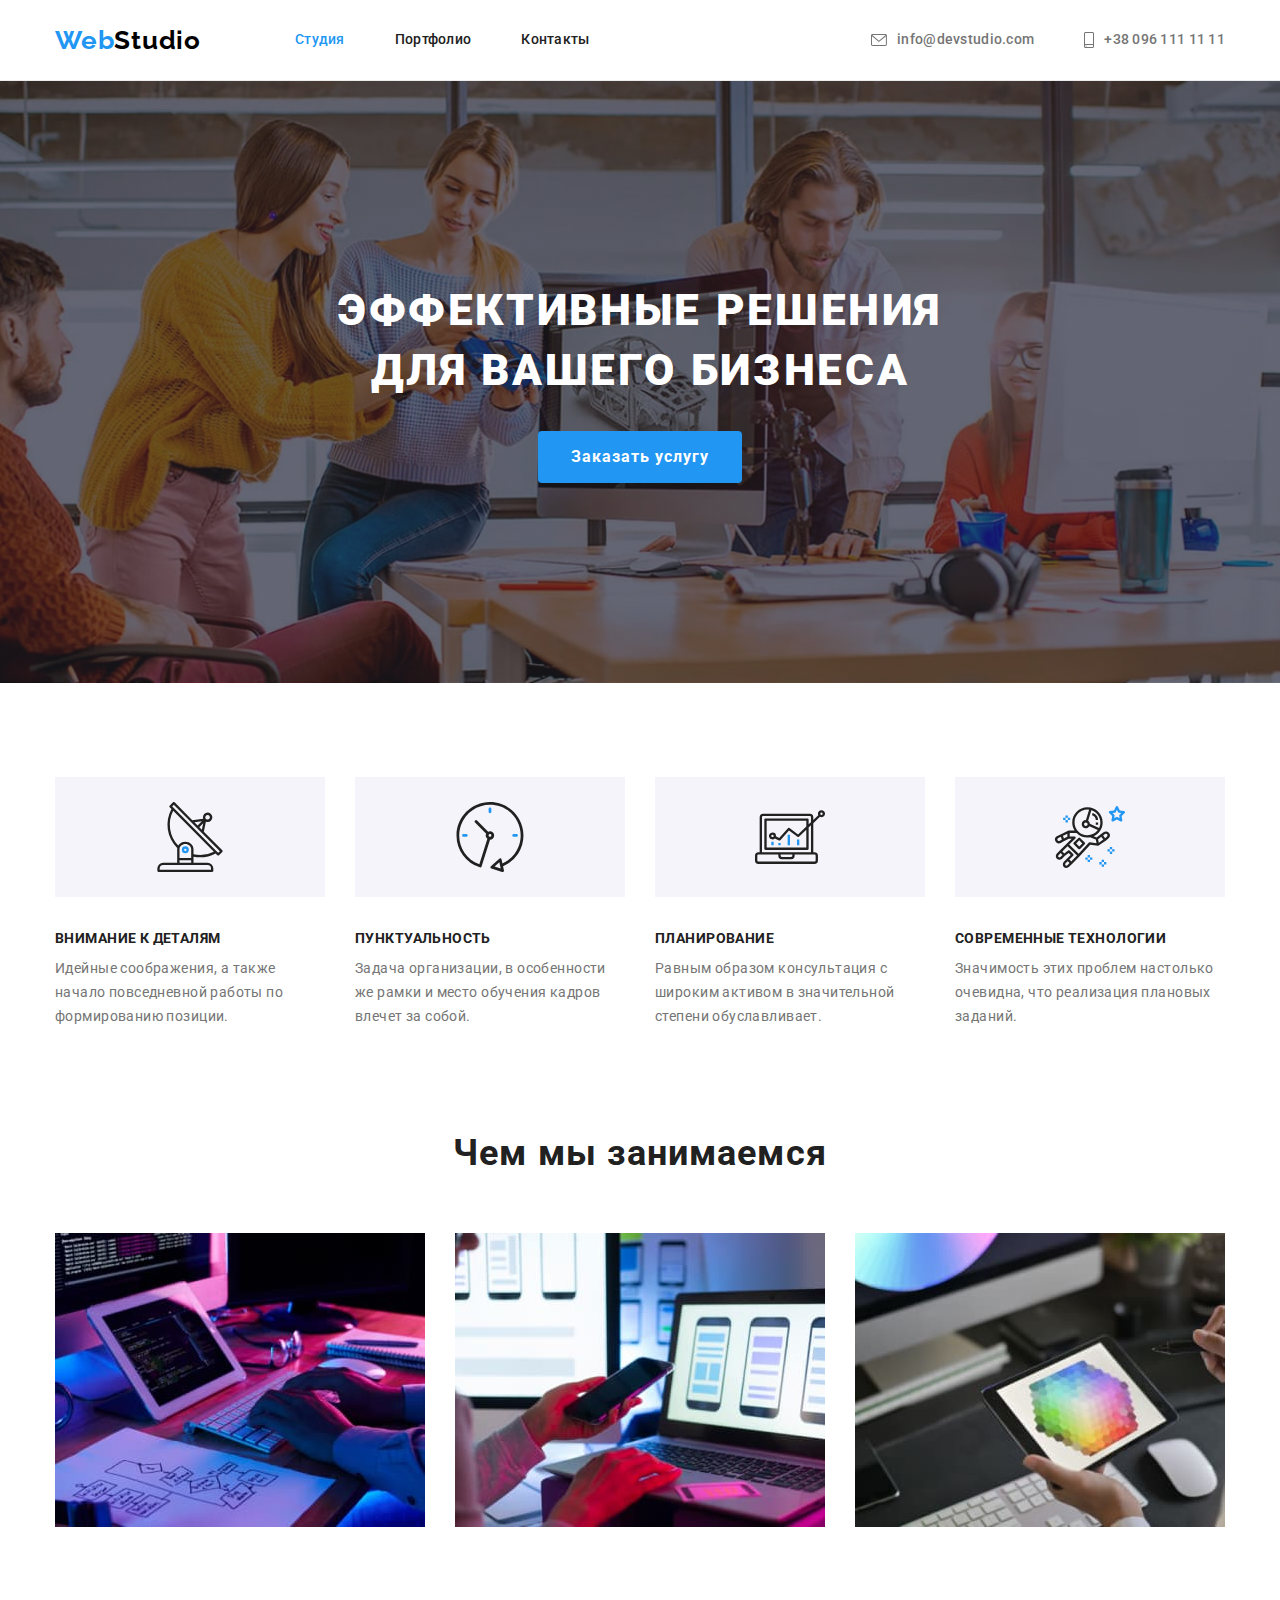
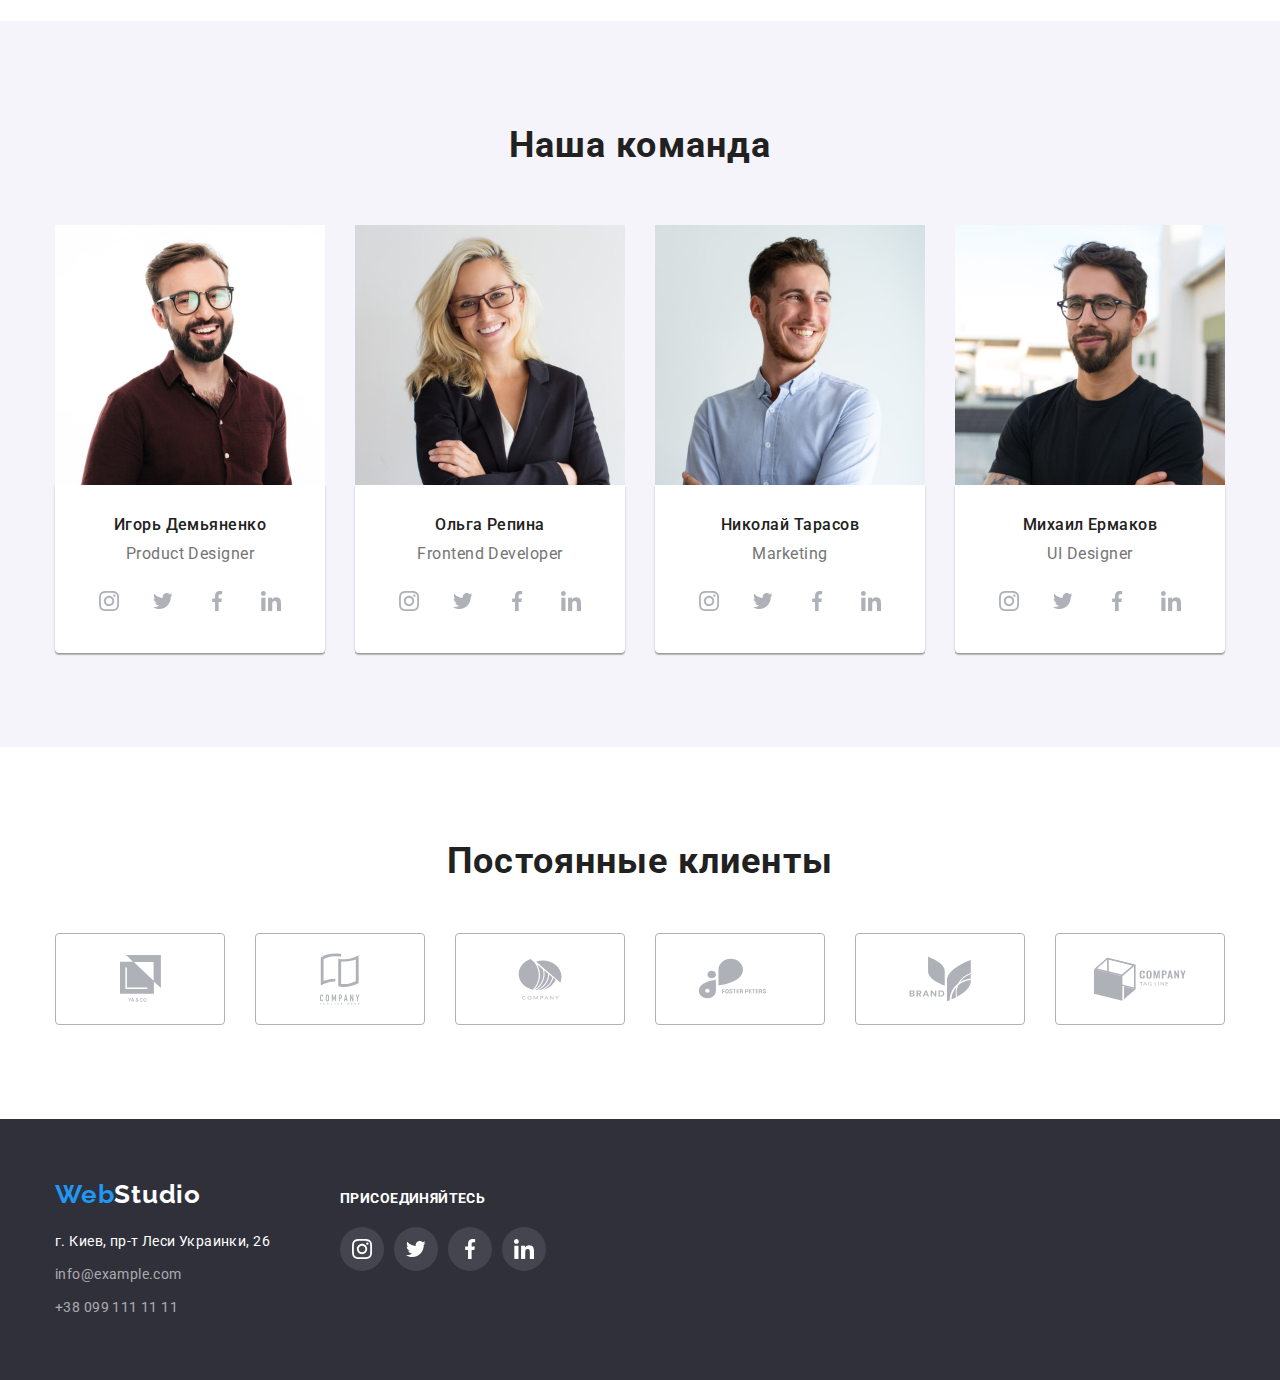
<file: index.html>
<!DOCTYPE html>
<html lang="ru">
  <head>
    <link
      rel="stylesheet"
      href="https://cdnjs.cloudflare.com/ajax/libs/modern-normalize/1.1.0/modern-normalize.min.css"
    />
    <meta charset="UTF-8" />
    <meta http-equiv="X-UA-Compatible" content="IE=edge" />
    <meta name="viewport" content="width=device-width, initial-scale=1.0" />
    <title>Studio</title>
    <link rel="preconnect" href="https://fonts.googleapis.com" />
    <link rel="preconnect" href="https://fonts.gstatic.com" crossorigin />
    <link
      href="https://fonts.googleapis.com/css2?family=Raleway:wght@700&family=Roboto:wght@400;500;700;900&display=swap"
      rel="stylesheet"
    />
    <link href="./css/styles.css" rel="stylesheet" />
  </head>
  <body>
    <!--Шапка сайта-->

    <header class="header">
      <div class="container">
        <nav class="header-navigation">
          <a class="logo logo-header link" href="./index.html" lang="en"
            >Web<span class="logo-right-header link" lang="en">Studio</span></a
          >
          <ul class="header-list list">
            <li class="header-item">
              <a class="header-link active-link link" href="">Студия</a>
            </li>
            <li class="header-item">
              <a class="header-link link" href="./portfolio.html">Портфолио</a>
            </li>
            <li class="header-item">
              <a class="header-link link" href="">Контакты</a>
            </li>
          </ul>
        </nav>
        <div class="header-contacts">
          <a class="header-mail hover-focus link" href="mailto:info@devstudio.com"
            ><svg class="header-icon" width="16" height="12">
              <use href="./images/sprite.svg#icon-mail"></use></svg
            >info@devstudio.com
          </a>
          <a class="header-tel hover-focus link" href="tel:+380961111111">
            <svg class="header-icon" width="10" height="16">
              <use href="./images/sprite.svg#icon-tell"></use></svg
            >+38 096 111 11 11
          </a>
        </div>
      </div>
    </header>
    <main>
      <!--Герой-->

      <section class="hero">
        <div class="container">
          <h1 class="hero-title">Эффективные решения для вашего бизнеса</h1>
          <button class="hero-button" type="button">Заказать услугу</button>
        </div>
      </section>

      <!--Наши особенности-->

      <section class="features section">
        <div class="container">
          <h2 class="visually-hidden">Наши особенности</h2>
          <ul class="features-list list">
            <li class="features-item features-icon-first">
              <h3 class="features-item-title">Внимание к деталям</h3>
              <p class="features-text">
                Идейные соображения, а также начало повседневной работы по формированию позиции.
              </p>
            </li>
            <li class="features-item features-icon-second">
              <h3 class="features-item-title">Пунктуальность</h3>
              <p class="features-text">
                Задача организации, в особенности же рамки и место обучения кадров влечет за собой.
              </p>
            </li>
            <li class="features-item features-icon-third">
              <h3 class="features-item-title">Планирование</h3>
              <p class="features-text">
                Равным образом консультация с широким активом в значительной степени обуславливает.
              </p>
            </li>
            <li class="features-item features-icon-fourth">
              <h3 class="features-item-title">Современные технологии</h3>
              <p class="features-text">
                Значимость этих проблем настолько очевидна, что реализация плановых заданий.
              </p>
            </li>
          </ul>
        </div>
      </section>

      <!--Чем мы занимаемся-->

      <section class="directions section">
        <div class="container">
          <h2 class="directions-title">Чем мы занимаемся</h2>
          <ul class="directions-list list">
            <li class="directions-item">
              <img
                class="directions-img-block"
                src="./images/what-are-we-doing/box-first.jpg"
                alt="Написание кода"
                width="370"
                height="294"
              />
            </li>
            <li class="directions-item">
              <img
                class="directions-img-block"
                src="./images/what-are-we-doing/box-second.jpg"
                alt="Мобильные приложения"
                width="370"
                height="294"
              />
            </li>
            <li class="directions-item">
              <img
                class="directions-img-block"
                src="./images/what-are-we-doing/box-third.jpg"
                alt="Графический дизайн"
                width="370"
                height="294"
              />
            </li>
          </ul>
        </div>
      </section>

      <!--Наша команда-->

      <section class="team section">
        <div class="container">
          <h2 class="team-title">Наша команда</h2>
          <ul class="team-list list">
            <li class="team-item">
              <img
                src="./images/our-team/master-first.jpg"
                alt="мужчина в очках и в бордовой рубашке"
                width="270"
                height="260"
              />
              <div class="team-img-after">
                <h3 class="team-item-title">Игорь Демьяненко</h3>
                <p class="team-text" lang="en">Product Designer</p>
                <ul class="team-social-list list">
                  <li class="team-item-social">
                    <a
                      href=""
                      rel="noopener noreferrer"
                      target="_blank"
                      class="team-social-link social"
                    >
                      <svg class="team-social-icon" width="20" height="20">
                        <use href="./images/sprite.svg#icon-instagram"></use>
                      </svg>
                    </a>
                  </li>

                  <li class="team-item-social">
                    <a
                      href=""
                      rel="noopener noreferrer"
                      target="_blank"
                      class="team-social-link social"
                    >
                      <svg class="team-social-icon" width="20" height="20">
                        <use href="./images/sprite.svg#icon-twitter"></use>
                      </svg>
                    </a>
                  </li>

                  <li class="team-item-social">
                    <a
                      href=""
                      rel="noopener noreferrer"
                      target="_blank"
                      class="team-social-link social"
                    >
                      <svg class="team-social-icon" width="20" height="20">
                        <use href="./images/sprite.svg#icon-facebook"></use>
                      </svg>
                    </a>
                  </li>

                  <li class="team-item-social">
                    <a
                      href=""
                      rel="noopener noreferrer"
                      target="_blank"
                      class="team-social-link social"
                    >
                      <svg class="team-social-icon" width="20" height="20">
                        <use href="./images/sprite.svg#icon-linkedin"></use>
                      </svg>
                    </a>
                  </li>
                </ul>
              </div>
            </li>
            <li class="team-item">
              <img
                src="./images/our-team/master-second.jpg"
                alt="женщина в очках и в черном пиджаке"
                width="270"
                height="260"
              />
              <div class="team-img-after">
                <h3 class="team-item-title">Ольга Репина</h3>
                <p class="team-text" lang="en">Frontend Developer</p>
                <ul class="team-social-list list">
                  <li class="team-item-social">
                    <a
                      href=""
                      rel="noopener noreferrer"
                      target="_blank"
                      class="team-social-link social"
                    >
                      <svg class="team-social-icon" width="20" height="20">
                        <use href="./images/sprite.svg#icon-instagram"></use>
                      </svg>
                    </a>
                  </li>

                  <li class="team-item-social">
                    <a
                      href=""
                      rel="noopener noreferrer"
                      target="_blank"
                      class="team-social-link social"
                    >
                      <svg class="team-social-icon" width="20" height="20">
                        <use href="./images/sprite.svg#icon-twitter"></use>
                      </svg>
                    </a>
                  </li>

                  <li class="team-item-social">
                    <a
                      href=""
                      rel="noopener noreferrer"
                      target="_blank"
                      class="team-social-link social"
                    >
                      <svg class="team-social-icon" width="20" height="20">
                        <use href="./images/sprite.svg#icon-facebook"></use>
                      </svg>
                    </a>
                  </li>

                  <li class="team-item-social">
                    <a
                      href=""
                      rel="noopener noreferrer"
                      target="_blank"
                      class="team-social-link social"
                    >
                      <svg class="team-social-icon" width="20" height="20">
                        <use href="./images/sprite.svg#icon-linkedin"></use>
                      </svg>
                    </a>
                  </li>
                </ul>
              </div>
            </li>
            <li class="team-item">
              <img
                src="./images/our-team/master-third.jpg"
                alt="мужчина в голубой рубашке"
                width="270"
                height="260"
              />
              <div class="team-img-after">
                <h3 class="team-item-title">Николай Тарасов</h3>
                <p class="team-text" lang="en">Marketing</p>
                <ul class="team-social-list list">
                  <li class="team-item-social">
                    <a
                      href=""
                      rel="noopener noreferrer"
                      target="_blank"
                      class="team-social-link social"
                    >
                      <svg class="team-social-icon" width="20" height="20">
                        <use href="./images/sprite.svg#icon-instagram"></use>
                      </svg>
                    </a>
                  </li>

                  <li class="team-item-social">
                    <a
                      href=""
                      rel="noopener noreferrer"
                      target="_blank"
                      class="team-social-link social"
                    >
                      <svg class="team-social-icon" width="20" height="20">
                        <use href="./images/sprite.svg#icon-twitter"></use>
                      </svg>
                    </a>
                  </li>

                  <li class="team-item-social">
                    <a
                      href=""
                      rel="noopener noreferrer"
                      target="_blank"
                      class="team-social-link social"
                    >
                      <svg class="team-social-icon" width="20" height="20">
                        <use href="./images/sprite.svg#icon-facebook"></use>
                      </svg>
                    </a>
                  </li>

                  <li class="team-item-social">
                    <a
                      href=""
                      rel="noopener noreferrer"
                      target="_blank"
                      class="team-social-link social"
                    >
                      <svg class="team-social-icon" width="20" height="20">
                        <use href="./images/sprite.svg#icon-linkedin"></use>
                      </svg>
                    </a>
                  </li>
                </ul>
              </div>
            </li>
            <li class="team-item">
              <img
                src="./images/our-team/master-fourth.jpg"
                alt="мужчина в очках и в черной футболке"
                width="270"
                height="260"
              />
              <div class="team-img-after">
                <h3 class="team-item-title">Михаил Ермаков</h3>
                <p class="team-text" lang="en">UI Designer</p>
                <ul class="team-social-list list">
                  <li class="team-item-social">
                    <a
                      href=""
                      rel="noopener noreferrer"
                      target="_blank"
                      class="team-social-link social"
                    >
                      <svg class="team-social-icon" width="20" height="20">
                        <use href="./images/sprite.svg#icon-instagram"></use>
                      </svg>
                    </a>
                  </li>

                  <li class="team-item-social">
                    <a
                      href=""
                      rel="noopener noreferrer"
                      target="_blank"
                      class="team-social-link social"
                    >
                      <svg class="team-social-icon" width="20" height="20">
                        <use href="./images/sprite.svg#icon-twitter"></use>
                      </svg>
                    </a>
                  </li>

                  <li class="team-item-social">
                    <a
                      href=""
                      rel="noopener noreferrer"
                      target="_blank"
                      class="team-social-link social"
                    >
                      <svg class="team-social-icon" width="20" height="20">
                        <use href="./images/sprite.svg#icon-facebook"></use>
                      </svg>
                    </a>
                  </li>

                  <li class="team-item-social">
                    <a
                      href=""
                      rel="noopener noreferrer"
                      target="_blank"
                      class="team-social-link social"
                    >
                      <svg class="team-social-icon" width="20" height="20">
                        <use href="./images/sprite.svg#icon-linkedin"></use>
                      </svg>
                    </a>
                  </li>
                </ul>
              </div>
            </li>
          </ul>
        </div>
      </section>

      <!--Постоянные клиенты-->

      <section class="clients section">
        <div class="container">
          <h2 class="clients-title">Постоянные клиенты</h2>
          <ul class="clients-list list">
            <li class="clients-item">
              <a href="" rel="noopener noreferrer" target="_blank" class="clients-link link">
                <svg class="clients-icon" width="41" height="47">
                  <use href="./images/sprite.svg#icon-client-first"></use>
                </svg>
              </a>
            </li>

            <li class="clients-item">
              <a href="" rel="noopener noreferrer" target="_blank" class="clients-link link">
                <svg class="clients-icon" width="40" height="52">
                  <use href="./images/sprite.svg#icon-client-second"></use>
                </svg>
              </a>
            </li>

            <li class="clients-item">
              <a href="" rel="noopener noreferrer" target="_blank" class="clients-link link">
                <svg class="clients-icon" width="44" height="42">
                  <use href="./images/sprite.svg#icon-client-third"></use>
                </svg>
              </a>
            </li>

            <li class="clients-item">
              <a href="" rel="noopener noreferrer" target="_blank" class="clients-link link">
                <svg class="clients-icon" width="85" height="41">
                  <use href="./images/sprite.svg#icon-client-fourth"></use>
                </svg>
              </a>
            </li>

            <li class="clients-item">
              <a href="" rel="noopener noreferrer" target="_blank" class="clients-link link">
                <svg class="clients-icon" width="63" height="46">
                  <use href="./images/sprite.svg#icon-client-fifth"></use>
                </svg>
              </a>
            </li>

            <li class="clients-item">
              <a href="" rel="noopener noreferrer" target="_blank" class="clients-link link">
                <svg class="clients-icon" width="94" height="44">
                  <use href="./images/sprite.svg#icon-client-sixth"></use>
                </svg>
              </a>
            </li>
          </ul>
        </div>
      </section>
    </main>

    <!--Подвал сайта-->

    <footer class="footer">
      <div class="container section">
        <div class="footer-left">
          <a class="logo logo-footer link" href="./index.html" lang="en"
            >Web<span class="logo-right-footer link" lang="en">Studio</span></a
          >
          <address class="footer-address">
            <ul class="footer-list list">
              <li class="footer-item">
                <a
                  class="footer-link-map link"
                  href="https://goo.gl/maps/AGmY3bvH4sLyyWcT8"
                  target="_blank"
                  rel="noreferrer noopener"
                  >г. Киев, пр-т Леси Украинки, 26</a
                >
              </li>
              <li class="footer-item">
                <a class="footer-link-mail link" href="mailto:info@example.com">info@example.com</a>
              </li>
              <li class="footer-item">
                <a class="footer-link-tel link" href="tel:+380991111111">+38 099 111 11 11</a>
              </li>
            </ul>
          </address>
        </div>
        <div class="footer-right">
          <h3 class="footer-social-text">присоединяйтесь</h3>
          <ul class="footer-social-list list">
            <li class="footer-social-item">
              <a href="" class="footer-social-link link">
                <svg class="footer-sical-icon" width="20" height="20">
                  <use href="./images/sprite.svg#icon-instagram"></use>
                </svg>
              </a>
            </li>

            <li class="footer-social-item">
              <a href="" class="footer-social-link link">
                <svg class="footer-sical-icon" width="20" height="20">
                  <use href="./images/sprite.svg#icon-twitter"></use>
                </svg>
              </a>
            </li>

            <li class="footer-social-item">
              <a href="" class="footer-social-link link">
                <svg class="footer-sical-icon" width="20" height="20">
                  <use href="./images/sprite.svg#icon-facebook"></use>
                </svg>
              </a>
            </li>

            <li class="footer-social-item">
              <a href="" class="footer-social-link link">
                <svg class="footer-sical-icon" width="20" height="20">
                  <use href="./images/sprite.svg#icon-linkedin"></use>
                </svg>
              </a>
            </li>
          </ul>
        </div>
      </div>
    </footer>
  </body>
</html>
</file>
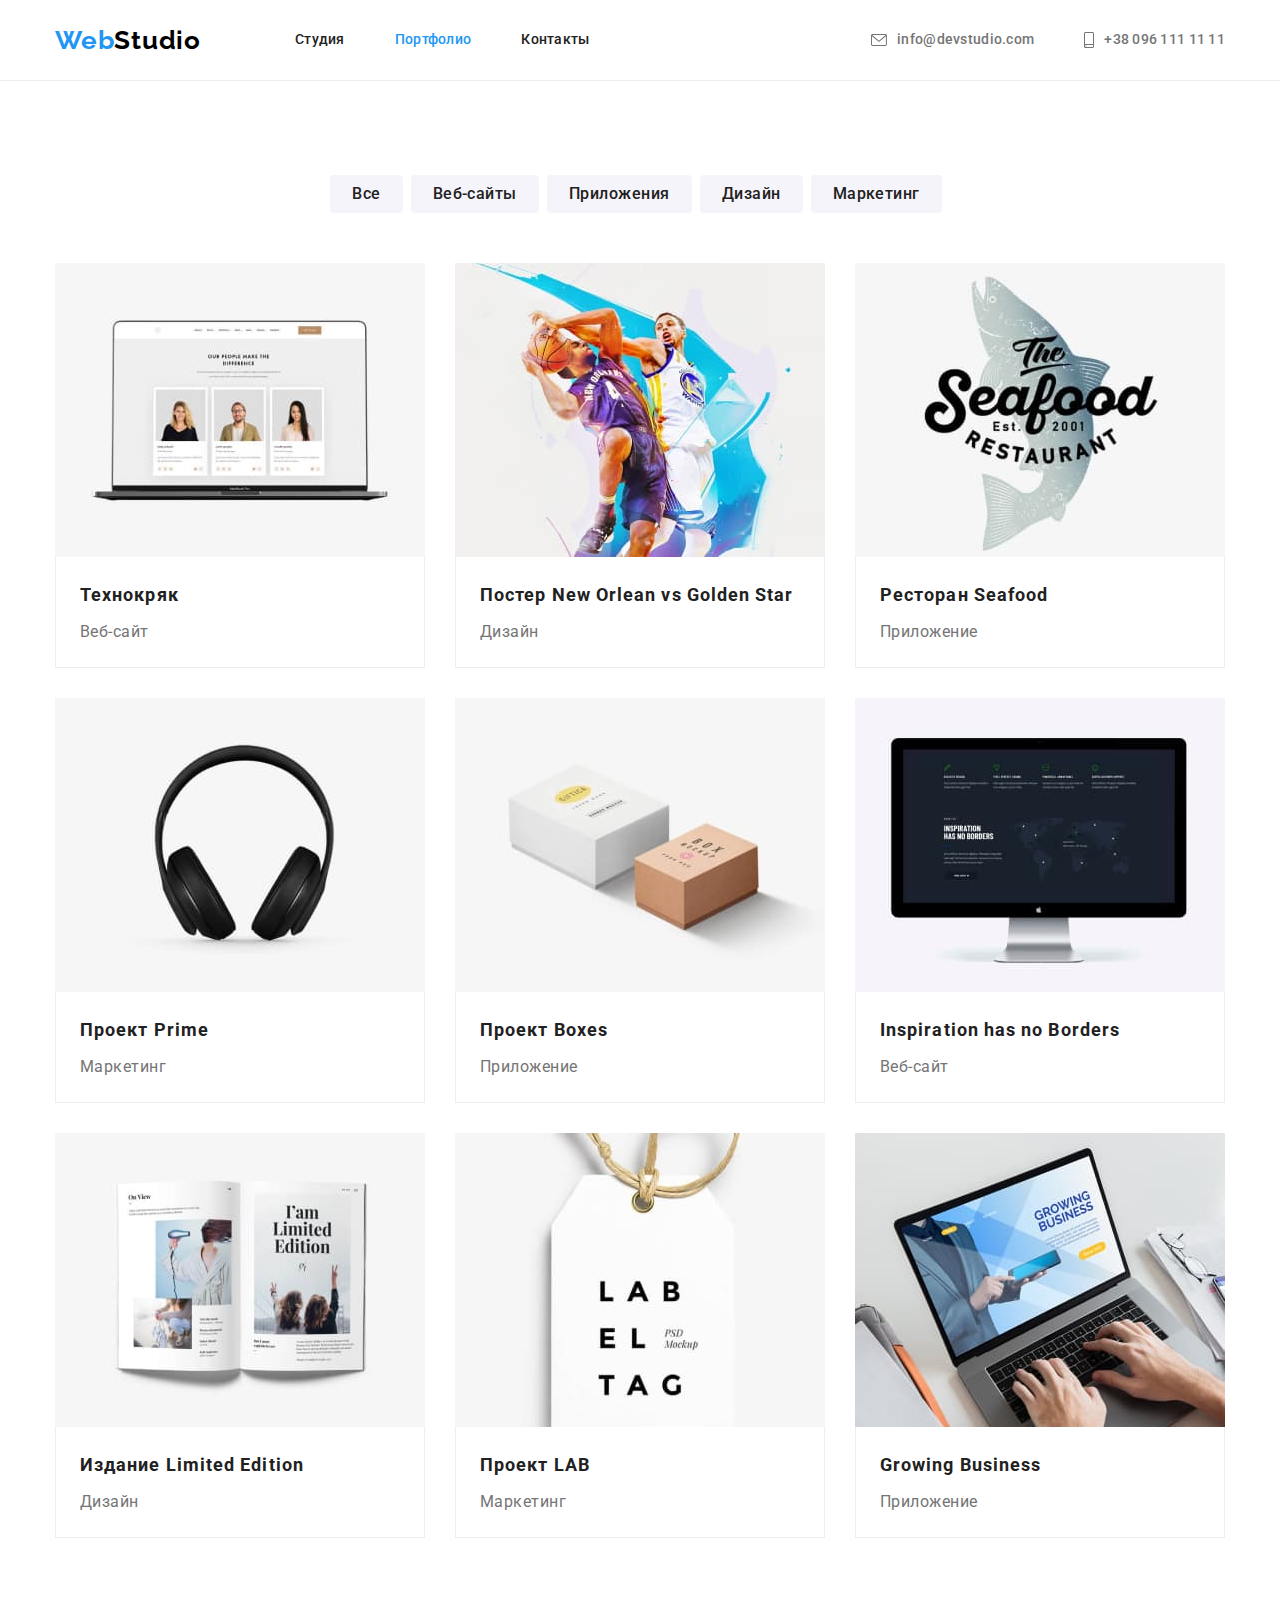
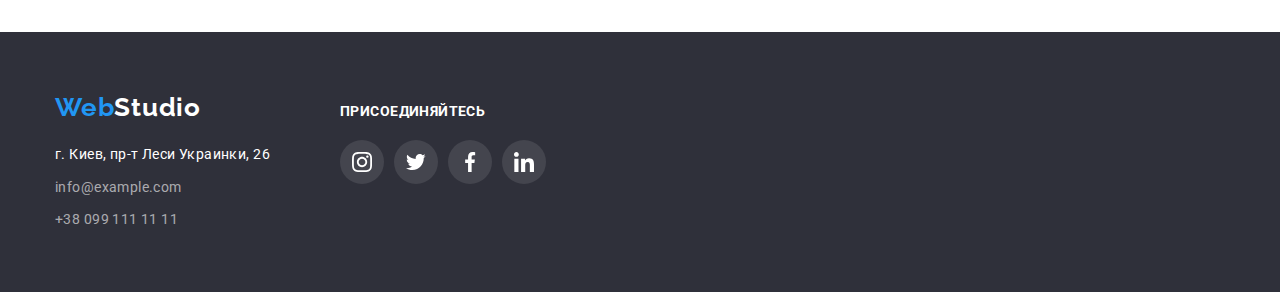
<file: portfolio.html>
<!DOCTYPE html>
<html lang="ru">
  <head>
    <link
      rel="stylesheet"
      href="https://cdnjs.cloudflare.com/ajax/libs/modern-normalize/1.1.0/modern-normalize.min.css"
    />
    <meta charset="UTF-8" />
    <meta http-equiv="X-UA-Compatible" content="IE=edge" />
    <meta name="viewport" content="width=device-width, initial-scale=1.0" />
    <title>Portfolio</title>
    <link rel="preconnect" href="https://fonts.googleapis.com" />
    <link rel="preconnect" href="https://fonts.gstatic.com" crossorigin />
    <link
      href="https://fonts.googleapis.com/css2?family=Raleway:wght@700&family=Roboto:wght@400;500;700;900&display=swap"
      rel="stylesheet"
    />
    <link href="./css/styles.css" rel="stylesheet" />
  </head>
  <body>
    <!--Шапка сайта-->

    <header class="header">
      <div class="container">
        <nav class="header-navigation">
          <a class="logo logo-header link" href="./index.html" lang="en"
            >Web<span class="logo-right-header link" lang="en">Studio</span></a
          >
          <ul class="header-list list">
            <li class="header-item">
              <a class="header-link link" href="./index.html">Студия</a>
            </li>
            <li class="header-item">
              <a class="header-link active-link link" href="./portfolio.html">Портфолио</a>
            </li>
            <li class="header-item">
              <a class="header-link link" href="">Контакты</a>
            </li>
          </ul>
        </nav>
        <div class="header-contacts">
          <a class="header-mail hover-focus link" href="mailto:info@devstudio.com"
            ><svg class="header-icon" width="16" height="12">
              <use href="./images/sprite.svg#icon-mail"></use></svg
            >info@devstudio.com
          </a>
          <a class="header-tel hover-focus link" href="tel:+380961111111"
            ><svg class="header-icon" width="10" height="16">
              <use href="./images/sprite.svg#icon-tell"></use></svg
            >+38 096 111 11 11</a
          >
        </div>
      </div>
    </header>

    <!-- Портфолио -->
    <main>
      <section class="portfolio section">
        <div class="container">
          <h1 class="visually-hidden">Портфолио</h1>
          <ul class="portfolio-list-btn list">
            <li class="portfolio-item-btn list">
              <button class="button-btn" type="button">Все</button>
            </li>
            <li class="portfolio-item-btn list">
              <button class="button-btn" type="button">Веб-сайты</button>
            </li>
            <li class="portfolio-item-btn list">
              <button class="button-btn" type="button">Приложения</button>
            </li>
            <li class="portfolio-it em-btn list">
              <button class="button-btn" type="button">Дизайн</button>
            </li>
            <li class="portfolio-item-btn list">
              <button class="button-btn" type="button">Маркетинг</button>
            </li>
          </ul>
          <ul class="portfolio-list list">
            <li class="portfolio-item">
              <a class="link portfolio-item-link" href="">
                <img
                  src="./images/portfolio/portfolio-first.jpg"
                  alt="Ноутбук с открытым сайтом"
                  width="370"
                  height="294"
                />
                <div class="portfolio-after-img">
                  <h2 class="portfolio-item-title">Технокряк</h2>
                  <p class="portfolio-text">Веб-сайт</p>
                </div>
              </a>
            </li>
            <li class="portfolio-item">
              <a class="link portfolio-item-link" href="">
                <img
                  src="./images/portfolio/portfolio-second.jpg"
                  alt="Два баскетболиста с мячём"
                  width="370"
                  height="294"
                />
                <div class="portfolio-after-img">
                  <h2 class="portfolio-item-title">
                    Постер <span lang="en">New Orlean vs Golden Star</span>
                  </h2>
                  <p class="portfolio-text">Дизайн</p>
                </div>
              </a>
            </li>
            <li class="portfolio-item">
              <a class="link portfolio-item-link" href="">
                <img
                  src="./images/portfolio/portfolio-third.jpg"
                  alt="Рыба и логотип ресторана"
                  width="370"
                  height="294"
                />
                <div class="portfolio-after-img">
                  <h2 class="portfolio-item-title">Ресторан <span lang="en">Seafood</span></h2>
                  <p class="portfolio-text">Приложение</p>
                </div>
              </a>
            </li>
            <li class="portfolio-item">
              <a class="link portfolio-item-link" href="">
                <img
                  src="./images/portfolio/portfolio-fourth.jpg"
                  alt="Накладные наушники"
                  width="370"
                  height="294"
                />
                <div class="portfolio-after-img">
                  <h2 class="portfolio-item-title">Проект <span lang="en">Prime</span></h2>
                  <p class="portfolio-text">Маркетинг</p>
                </div>
              </a>
            </li>
            <li class="portfolio-item">
              <a class="link portfolio-item-link" href="">
                <img
                  src="./images/portfolio/portfolio-fifth.jpg"
                  alt="Две коробки, белая и коричневая"
                  width="370"
                  height="294"
                />
                <div class="portfolio-after-img">
                  <h2 class="portfolio-item-title">Проект <span lang="en">Boxes</span></h2>
                  <p class="portfolio-text">Приложение</p>
                </div>
              </a>
            </li>
            <li class="portfolio-item">
              <a class="link portfolio-item-link" href="">
                <img
                  src="./images/portfolio/portfolio-sixth.jpg"
                  alt="Моноблок с открытым сайтом"
                  width="370"
                  height="294"
                />
                <div class="portfolio-after-img">
                  <h2 class="portfolio-item-title" lang="en">Inspiration has no Borders</h2>
                  <p class="portfolio-text">Веб-сайт</p>
                </div>
              </a>
            </li>
            <li class="portfolio-item">
              <a class="link portfolio-item-link" href="">
                <img
                  src="./images/portfolio/portfolio-seventh.jpg"
                  alt="Развернутая книга"
                  width="370"
                  height="294"
                />
                <div class="portfolio-after-img">
                  <h2 class="portfolio-item-title">
                    Издание <span lang="en">Limited Edition</span>
                  </h2>
                  <p class="portfolio-text">Дизайн</p>
                </div>
              </a>
            </li>
            <li class="portfolio-item">
              <a class="link portfolio-item-link" href="">
                <img
                  src="./images/portfolio/portfolio-eighth.jpg"
                  alt="Белая бирка с веревкой"
                  width="370"
                  height="294"
                />
                <div class="portfolio-after-img">
                  <h2 class="portfolio-item-title">Проект <span lang="en">LAB</span></h2>
                  <p class="portfolio-text">Маркетинг</p>
                </div>
              </a>
            </li>
            <li class="portfolio-item">
              <a class="link portfolio-item-link" href="">
                <img
                  src="./images/portfolio/portfolio-ninth.jpg"
                  alt="Человек печатает на ноутбуке"
                  width="370"
                  height="294"
                />
                <div class="portfolio-after-img">
                  <h2 class="portfolio-item-title" lang="en">Growing Business</h2>
                  <p class="portfolio-text">Приложение</p>
                </div>
              </a>
            </li>
          </ul>
        </div>
      </section>
    </main>
    <!--Подвал сайта-->

    <footer class="footer">
      <div class="container section">
        <div class="footer-left">
          <a class="logo logo-footer link" href="./index.html" lang="en"
            >Web<span class="logo-right-footer link" lang="en">Studio</span></a
          >
          <address class="footer-address">
            <ul class="footer-list list">
              <li class="footer-item">
                <a
                  class="footer-link-map link"
                  href="https://goo.gl/maps/AGmY3bvH4sLyyWcT8"
                  target="_blank"
                  rel="noreferrer noopener"
                  >г. Киев, пр-т Леси Украинки, 26</a
                >
              </li>
              <li class="footer-item">
                <a class="footer-link-mail link" href="mailto:info@example.com">info@example.com</a>
              </li>
              <li class="footer-item">
                <a class="footer-link-tel link" href="tel:+380991111111">+38 099 111 11 11</a>
              </li>
            </ul>
          </address>
        </div>
        <div class="footer-right">
          <h3 class="footer-social-text">присоединяйтесь</h3>
          <ul class="footer-social-list list">
            <li class="footer-social-item">
              <a href="" class="footer-social-link link">
                <svg class="footer-sical-icon" width="20" height="20">
                  <use href="./images/sprite.svg#icon-instagram"></use>
                </svg>
              </a>
            </li>

            <li class="footer-social-item">
              <a href="" class="footer-social-link link">
                <svg class="footer-sical-icon" width="20" height="20">
                  <use href="./images/sprite.svg#icon-twitter"></use>
                </svg>
              </a>
            </li>

            <li class="footer-social-item">
              <a href="" class="footer-social-link link">
                <svg class="footer-sical-icon" width="20" height="20">
                  <use href="./images/sprite.svg#icon-facebook"></use>
                </svg>
              </a>
            </li>

            <li class="footer-social-item">
              <a href="" class="footer-social-link link">
                <svg class="footer-sical-icon" width="20" height="20">
                  <use href="./images/sprite.svg#icon-linkedin"></use>
                </svg>
              </a>
            </li>
          </ul>
        </div>
      </div>
    </footer>
  </body>
</html>
</file>
<file: css/styles.css>
:root {
  --main-title-color: #212121;
  --secondary-title-color: #212121;
  --accent-color: #2196f3;
  --main-text-color: #757575;
  --secondary-text-color: #ffffff;
}

p,
h1,
h2,
h3,
h4,
h5,
h6 {
  margin-top: 0;
  margin-bottom: 0;
}

ul {
  margin-top: 0;
  margin-bottom: 0;
  padding-left: 0;
}

img {
  display: block;
  max-width: 100%;
}

.visually-hidden {
  position: absolute;
  width: 1px;
  height: 1px;
  margin: -1px;
  padding: 0;
  overflow: hidden;
  border: 0;
  clip: rect(0 0 0 0);
}

.link {
  text-decoration: none;
}

.section {
  padding-top: 94px;
  padding-bottom: 94px;
}

.container {
  width: 1200px;
  padding: 0 15px;
  margin: 0 auto;
}

.list {
  list-style-type: none;
}
.logo {
  font-family: Raleway;
  font-weight: 700;
  font-size: 26px;
  line-height: 1.19;
  letter-spacing: 0.03em;
  color: var(--accent-color);
}

body {
  font-family: 'Roboto', sans-serif;
  color: var(--main-text-color);
}

.header-list .active-link {
  color: var(--accent-color);
}

/* ----------------HEADER------------- */

.header {
  max-width: 1600px;
  border-bottom: 1px solid #ececec;
  margin: auto;
}

.header > .container {
  display: flex;
  align-items: center;
}

.header-navigation {
  display: flex;
  align-items: center;
}

.logo-header {
  margin-right: 94px;
}

.logo-right-header {
  color: #000000;
}

.header-list {
  display: flex;
}

.header-item:not(:last-child) {
  margin-right: 50px;
}

.header-contacts {
  margin-left: auto;
  display: flex;
}

.header-link,
.hover-focus {
  font-style: normal;
  font-weight: 500;
  font-size: 14px;
  line-height: 1.14;
  letter-spacing: 0.02em;
  color: var(--secondary-title-color);
}

.header-link {
  display: block;
  padding: 32px 0;
}

.header-link:hover,
.header-link:focus,
.hover-focus:hover,
.hover-focus:focus,
.hover-focus:hover .header-icon,
.hover-focus:focus .header-icon {
  fill: var(--accent-color);
  color: var(--accent-color);
}

.header-icon {
  fill: currentColor;
  margin-right: 10px;
}

.header-mail {
  margin-right: 50px;
}

.hover-focus {
  color: var(--main-text-color);
  padding: 32px 0;
  display: flex;
  align-items: center;
}

/* ++++++++++++++++++INDEX.HTML++++++++++++++++++ */

/* ----------------HERO------------- */

.hero {
  max-width: 1600px;
  padding-top: 200px;
  padding-bottom: 200px;
  margin: auto;

  background-color: #c4c4c4;
  background-image: linear-gradient(rgba(47, 48, 58, 0.4), rgba(47, 48, 58, 0.4)),
    url(../images/hero/img-hero.jpg);
  background-repeat: no-repeat;
  background-size: cover;
  background-position: center;
}

.hero > .container {
  text-align: center;
}

.hero-title {
  font-weight: 900;
  font-size: 44px;
  line-height: 1.36;
  letter-spacing: 0.06em;
  text-transform: uppercase;
  color: #ffffff;

  margin-bottom: 30px;
  margin-left: auto;
  margin-right: auto;
  max-width: 696px;
}

.hero-button {
  font-weight: 700;
  font-size: 16px;
  line-height: 1.87;
  letter-spacing: 0.06em;
  color: var(--secondary-text-color);
  background-color: var(--accent-color);
  cursor: pointer;
  border-radius: 4px;
  border: 1px solid transparent;
  padding: 10px 32px;
}

/* ----------------FEATURES------------- */

.features > .container {
  display: flex;
}

.features-list {
  display: flex;
}

.features-item:not(last-child) {
  margin-right: 30px;
}

.features-item::before {
  content: '';
  display: inline-block;
  width: 270px;
  height: 120px;
  background-color: #f5f4fa;
  margin-bottom: 30px;
}

.features-icon-first::before {
  background-image: url(../images/features/group-first\ .svg);
}

.features-icon-second::before {
  background-image: url(../images/features/group-second\ .svg);
}

.features-icon-third::before {
  background-image: url(../images/features/group-third\ .svg);
}

.features-icon-fourth::before {
  background-image: url(../images/features/group-fourth.svg);
}

.features-item-title {
  font-weight: 700;
  font-size: 14px;
  line-height: 1.14;
  letter-spacing: 0.03em;
  text-transform: uppercase;
  color: #212121;

  margin-bottom: 10px;
}

.features-text {
  font-size: 14px;
  line-height: 1.71;
  letter-spacing: 0.03em;
}

/* ----------------DIRECTIONS------------- */

.directions {
  padding-top: 0;
}

.directions-list {
  display: flex;
}

.directions-item:not(:last-child) {
  margin-right: 30px;
}

.directions-title {
  margin-bottom: 50px;
}

.directions-title,
.team-title {
  font-weight: 700;
  font-size: 36px;
  line-height: 1.67;
  text-align: center;
  letter-spacing: 0.03em;
  color: var(--main-title-color);
}

/* ----------------TEAM------------- */

.team {
  max-width: 1600px;
  background-color: #f5f4fa;
  margin: auto;
}

.team-title {
  margin-bottom: 50px;
}

.team-list {
  display: flex;
  flex-wrap: wrap;
  margin-left: -30px;
}

.team-list > .team-item {
  flex-basis: calc(100% / 4 - 30px);
  margin-left: 30px;
}

.team-img-after {
  text-align: center;
  padding-top: 30px;
  padding-bottom: 30px;

  background-color: #ffffff;
  border-radius: 0px 0px 4px 4px;
  box-shadow: 0px 1px 3px rgba(0, 0, 0, 0.12), 0px 1px 1px rgba(0, 0, 0, 0.14),
    0px 2px 1px rgba(0, 0, 0, 0.2);
}

.team-text,
.team-item-title {
  font-size: 16px;
  line-height: 1.19;
  text-align: center;
  letter-spacing: 0.03em;
}

.team-item-title {
  font-weight: 500;
  color: var(--secondary-title-color);
  margin-bottom: 10px;
}

.team-text {
  font-weight: 400;
  margin-bottom: 16px;
}

.team-social-list {
  display: flex;
  justify-content: center;
}

.team-item-social {
  width: 44px;
  height: 44px;
}

.team-item-social:not(:last-child) {
  margin-right: 10px;
}

.team-social-link {
  width: 100%;
  height: 100%;
  display: flex;
  align-items: center;
  justify-content: center;
  border-radius: 50%;
  background-color: #ffffff;
}

.team-social-link:hover,
.team-social-link:focus,
.team-social-link:hover .team-social-icon,
.team-social-link:focus .team-social-icon {
  fill: #ffffff;
  background-color: var(--accent-color);
}

.team-social-icon {
  fill: #afb1b8;
}

/* ----------------CLIENTS------------- */

.clients-title {
  font-weight: 700;
  font-size: 36px;
  line-height: 1.16;
  text-align: center;
  letter-spacing: 0.03em;
  color: var(--main-title-color);

  margin-bottom: 50px;
}

.clients-list {
  display: flex;
  justify-content: center;
  margin: auto;
}

.clients-item {
  width: 170px;
  height: 92px;
  display: flex;
}

.clients-item:not(:last-child) {
  margin-right: 30px;
}

.clients-link {
  width: 100%;
  height: 100%;
  border-radius: 4px;
  border: 1px solid #afb1b8;
  display: flex;
  justify-content: center;
  align-items: center;
}

.clients-icon {
  fill: #afb1b8;
}

.clients-link:hover,
.clients-link:focus,
.clients-link:hover .clients-icon,
.clients-link:focus .clients-icon {
  fill: var(--accent-color);
  border-color: var(--accent-color);
}

/* ----------------FOOTER------------- */

.footer {
  max-width: 1600px;
  background-color: #2f303a;

  padding-top: 60px;
  padding-bottom: 60px;
  margin: auto;
}

.footer > .container {
  display: flex;
  align-items: baseline;
}

.logo-right-footer {
  color: #ffffff;
}

.logo-footer {
  display: inline-block;
  margin-bottom: 20px;
}

.footer-list {
  font-style: normal;
  font-size: 14px;
  line-height: 1.71;
  letter-spacing: 0.03em;
  margin-right: 70px;
}

.footer-link-map {
  color: #ffffff;
  display: flex;
  margin-bottom: 9px;
}

.footer-link-mail {
  display: flex;
  margin-bottom: 9px;
}

.footer-link-mail,
.footer-link-tel {
  color: rgba(255, 255, 255, 0.6);
}

.footer-right {
}

.footer-social-text {
  font-weight: 700;
  font-size: 14px;
  line-height: 1.14;
  letter-spacing: 0.03em;
  text-transform: uppercase;
  color: #ffffff;
  margin-bottom: 20px;
}

.footer-social-list {
  display: flex;
  justify-content: center;
  align-items: center;
}

.footer-social-item {
  width: 44px;
  height: 44px;
}

.footer-social-item:not(:last-child) {
  margin-right: 10px;
}

.footer-social-link {
  width: 100%;
  height: 100%;
  border-radius: 50%;
  display: flex;
  justify-content: center;
  align-items: center;
  background-color: rgba(255, 255, 255, 0.1);
}

.footer-social-link:hover,
.footer-social-link:focus {
  background-color: var(--accent-color);
}

.footer-sical-icon {
  fill: #ffffff;
}

/* ++++++++++++++++++PORTFOLIO.HTML++++++++++++++++++ */

/* ----------------PORTFOLIO------------- */

.portfolio-list-btn {
  display: flex;
  margin-bottom: 50px;
  justify-content: center;
}

.portfolio-item-btn {
  display: flex;
}

.button-btn {
  font-weight: 500;
  font-size: 16px;
  line-height: 1.62;
  text-align: center;
  letter-spacing: 0.03em;
  color: var(--secondary-title-color);
  background-color: #f5f4fa;
  cursor: pointer;
  border-radius: 4px;

  padding: 6px 22px;
  border: 0;
}

.button-btn:not(last-child) {
  margin-right: 8px;
}

.button-btn:hover,
.button-btn:focus {
  color: var(--secondary-text-color);
  background-color: var(--accent-color);
}

.portfolio-list {
  display: flex;
  flex-wrap: wrap;

  margin-left: -30px;
  margin-top: -30px;
}

.portfolio-list > .portfolio-item {
  flex-basis: calc(100% / 3 - 30px);
  margin-left: 30px;
  margin-top: 30px;
}

.portfolio-item:hover,
.portfolio-item:focus {
  cursor: pointer;
  box-shadow: 0px 1px 1px rgba(0, 0, 0, 0.12), 0px 4px 4px rgba(0, 0, 0, 0.06),
    1px 4px 6px rgba(0, 0, 0, 0.16);
}

.portfolio-after-img {
  padding: 20px 24px;
  border-right: 1px solid #eeeeee;
  border-bottom: 1px solid #eeeeee;
  border-left: 1px solid #eeeeee;
}

.portfolio-item-title {
  font-weight: 700;
  font-size: 18px;
  line-height: 2;
  letter-spacing: 0.06em;
  color: var(--secondary-title-color);

  margin-bottom: 4px;
}

.portfolio-text {
  font-size: 16px;
  line-height: 1.87;
  letter-spacing: 0.03em;
  color: var(--main-text-color);
}
</file>
